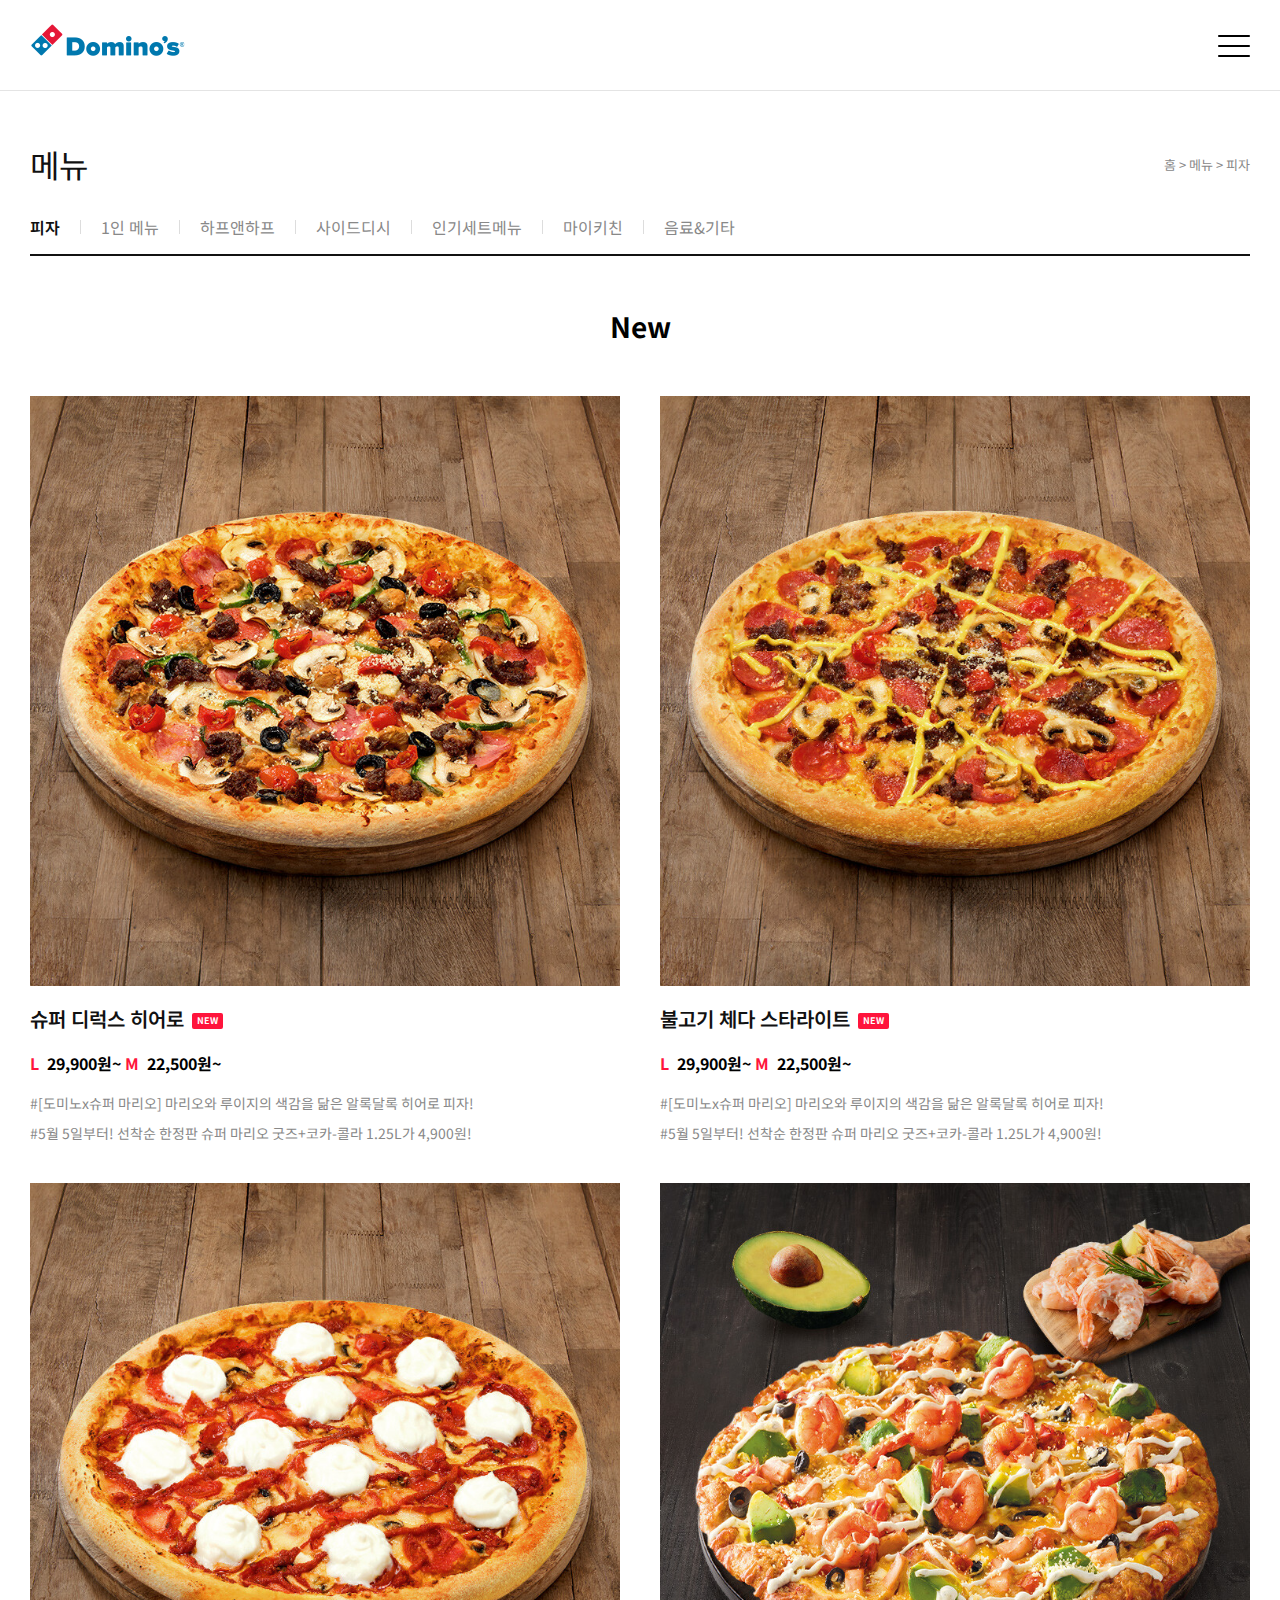
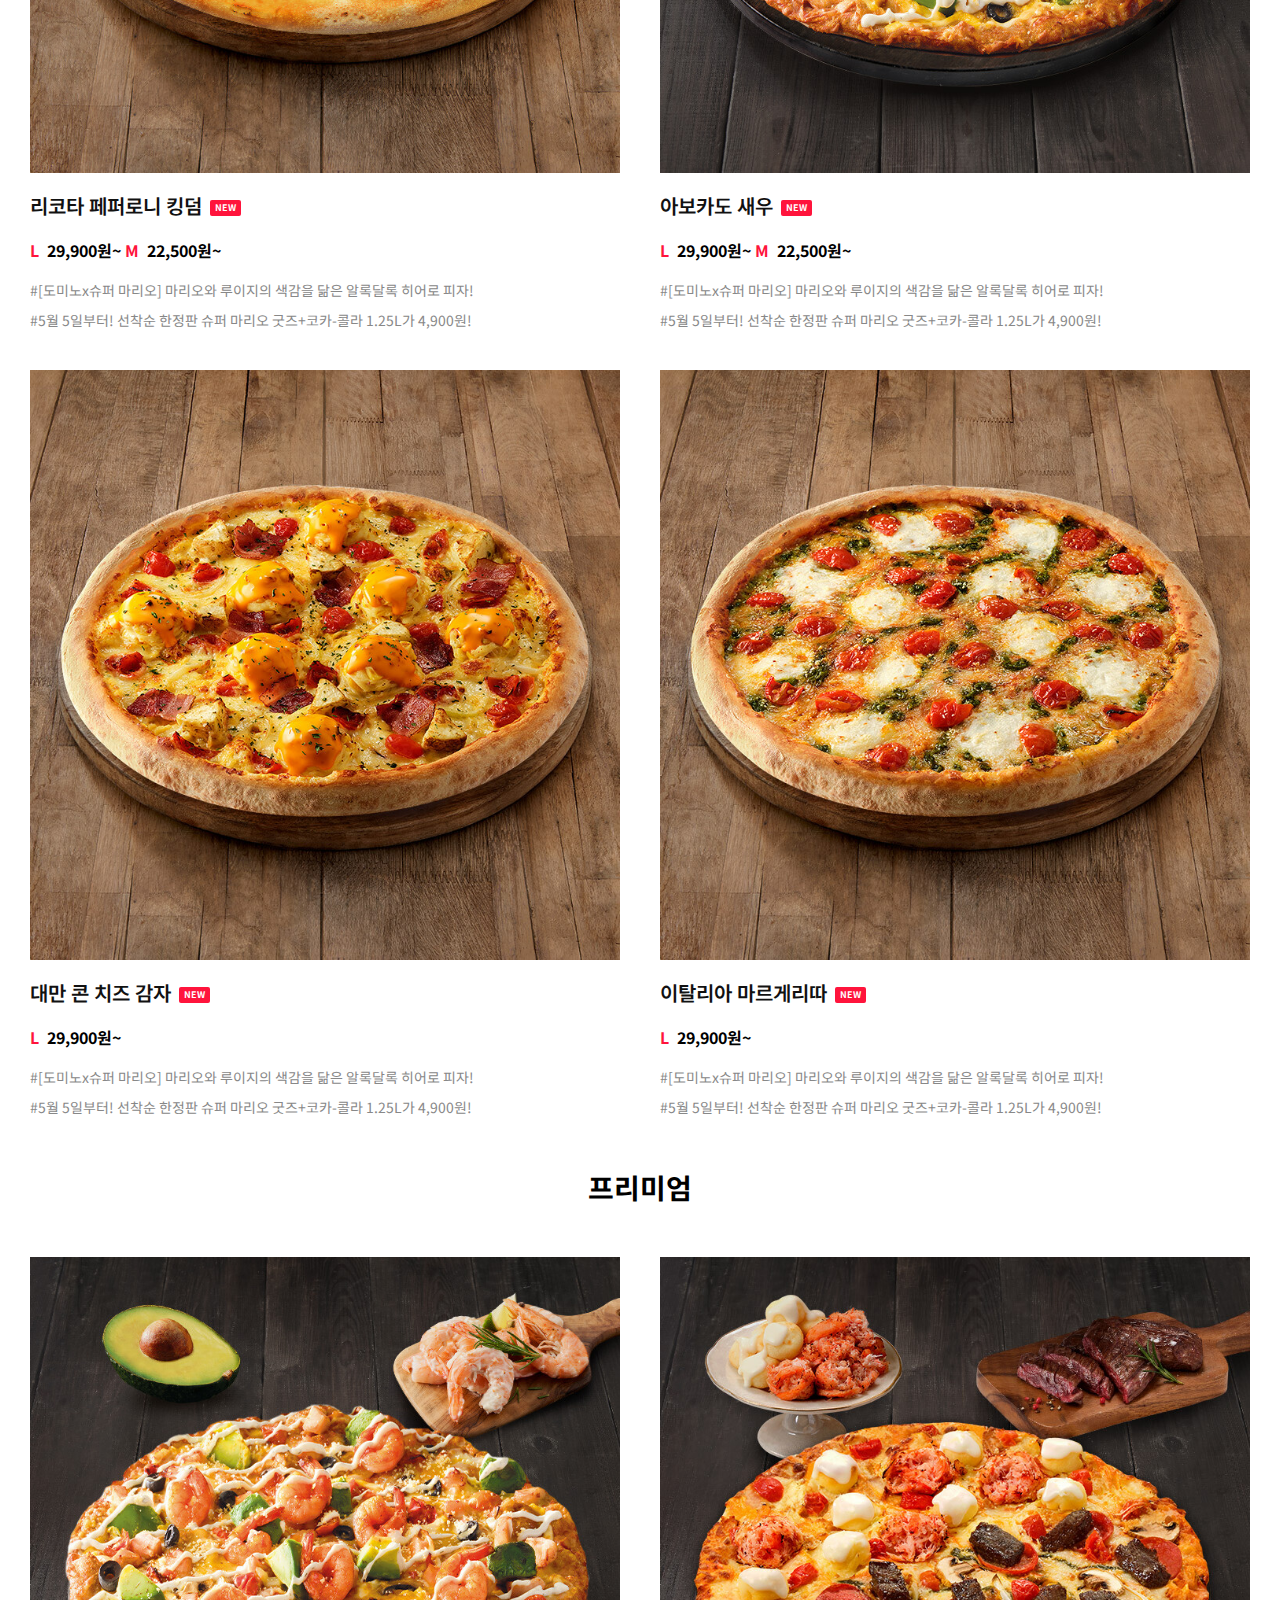
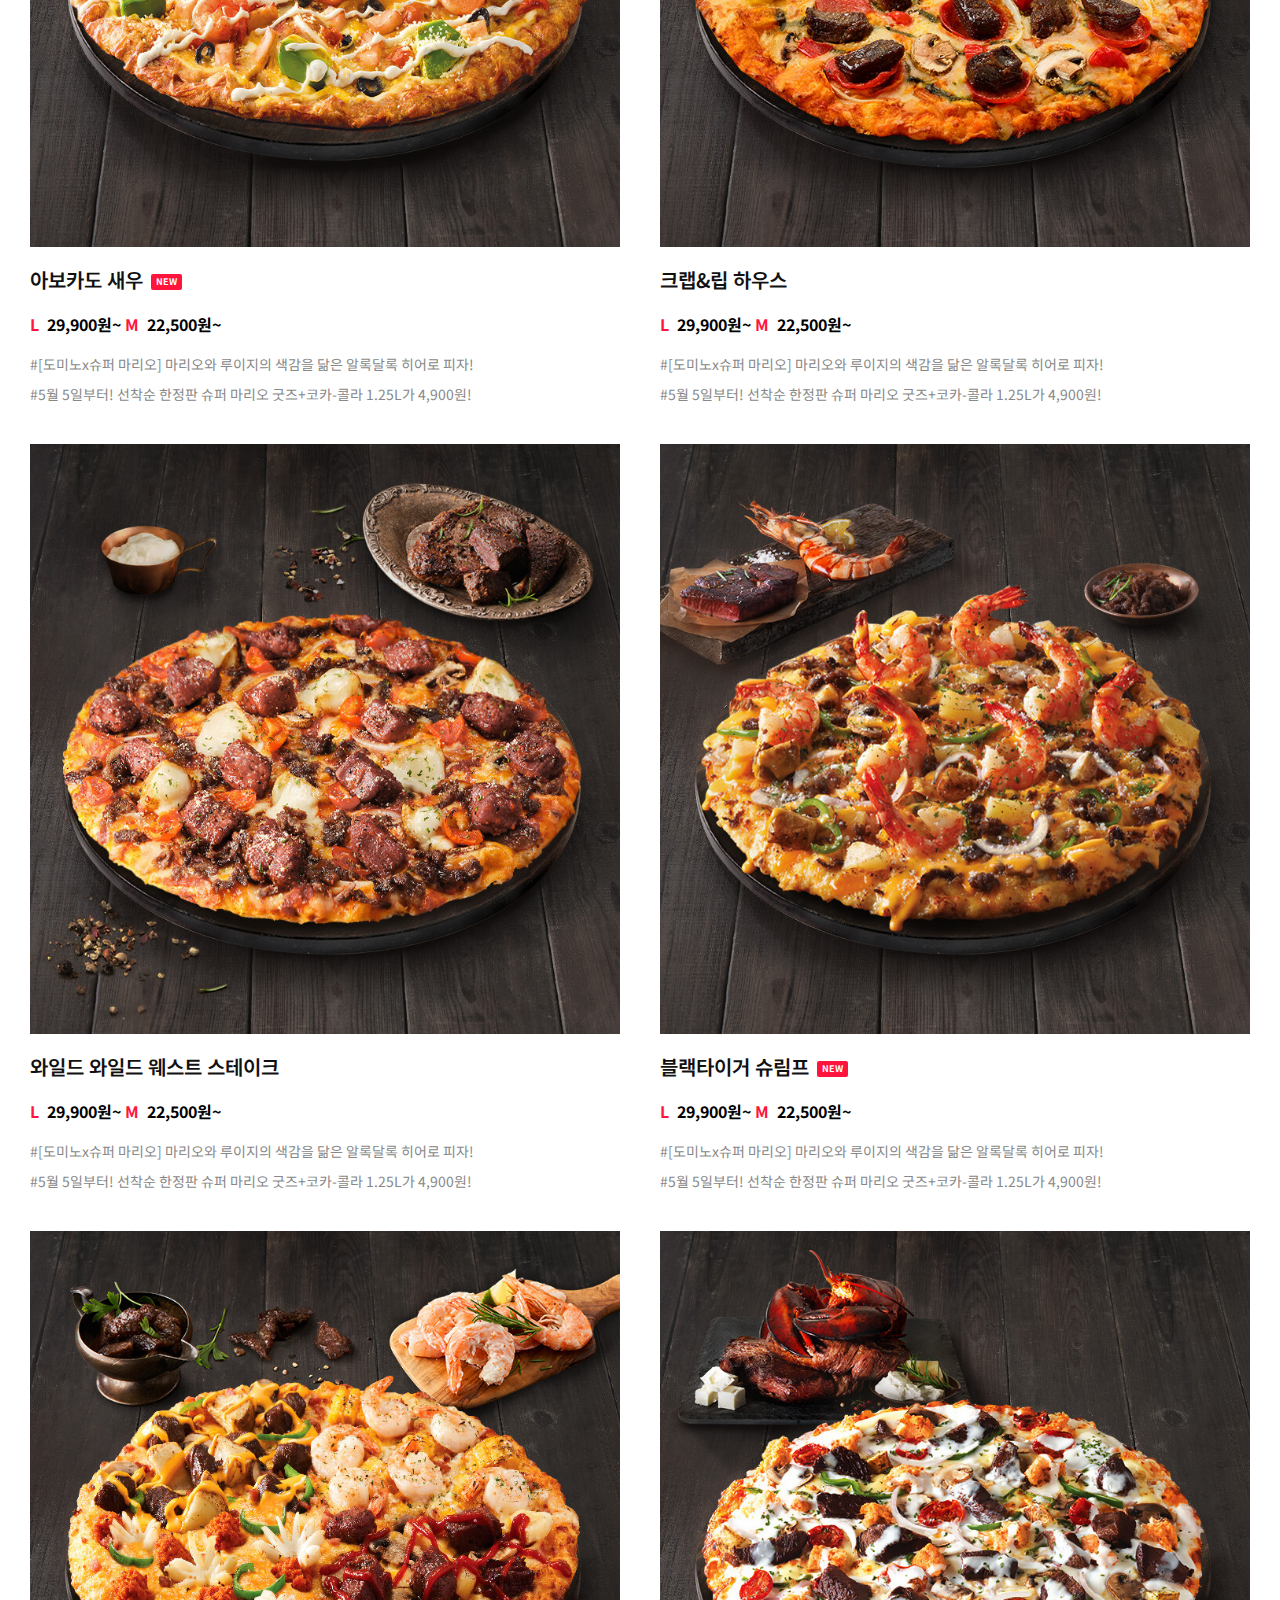
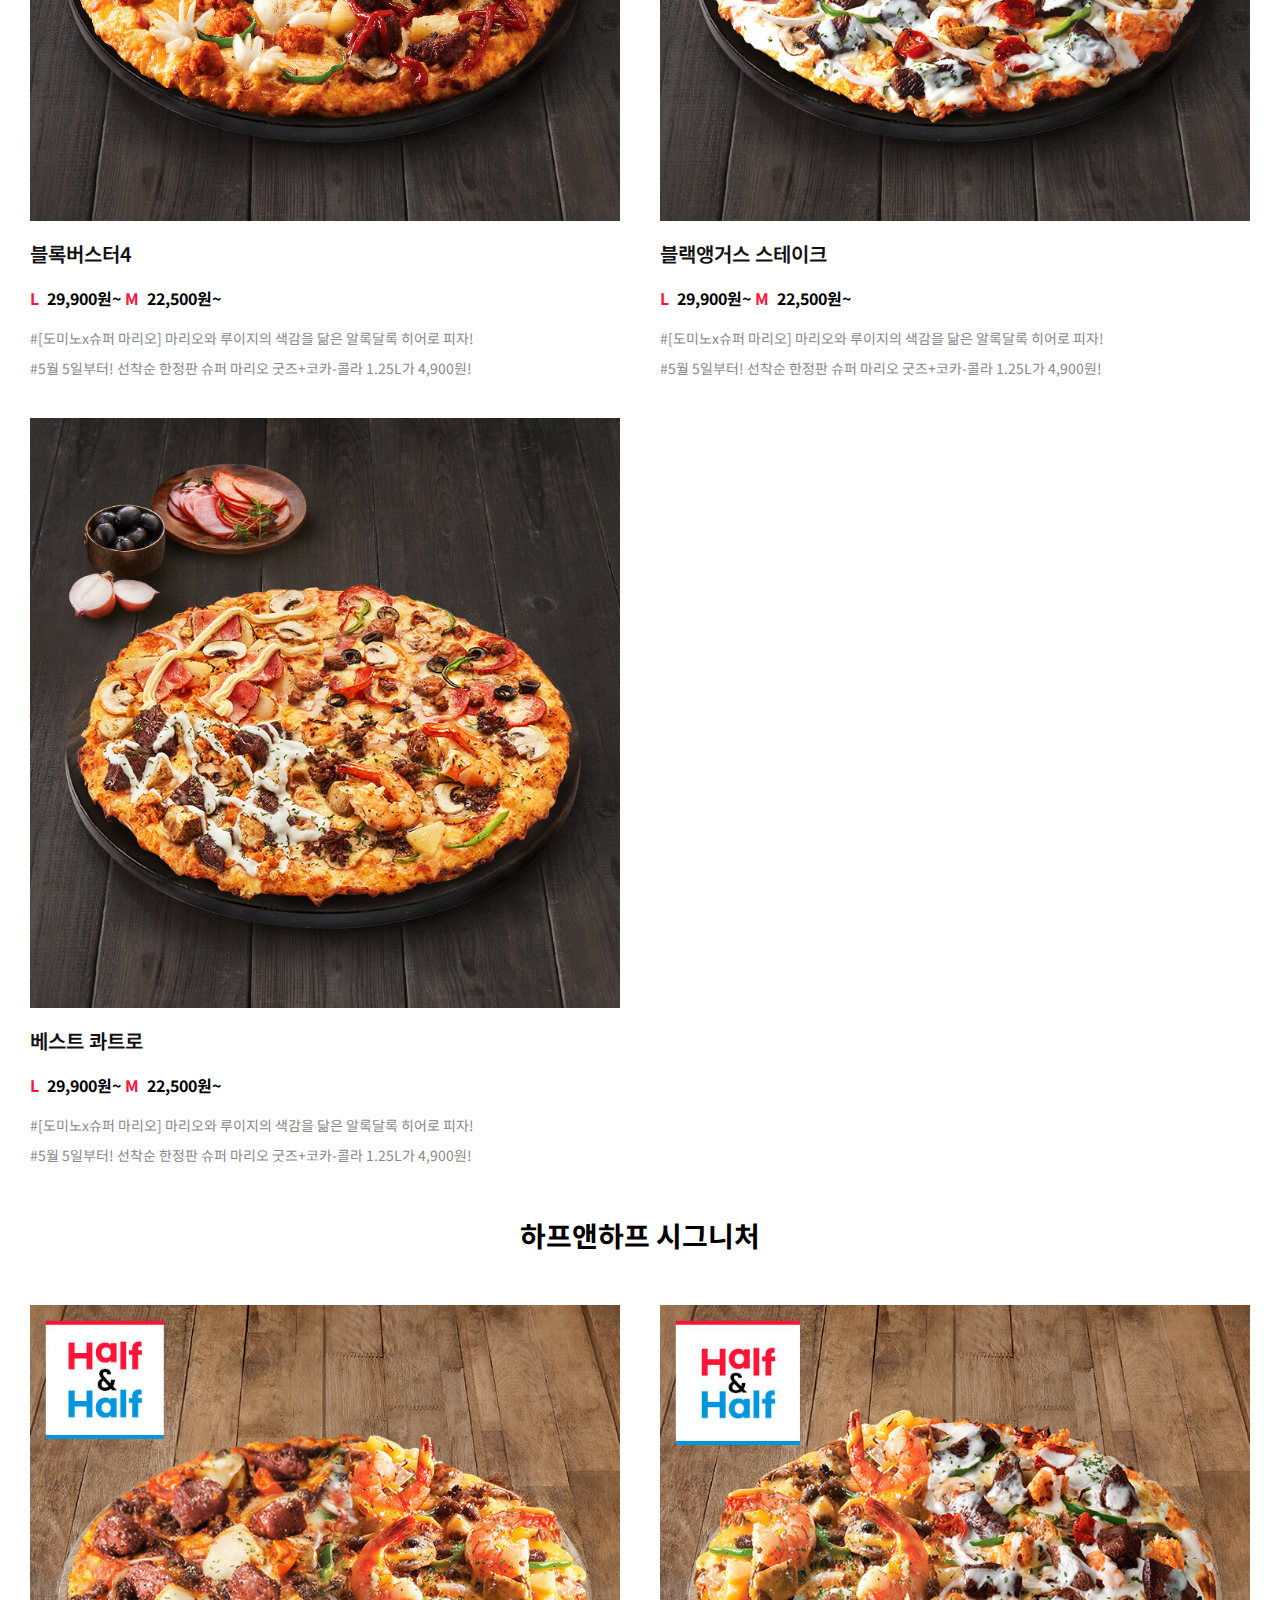
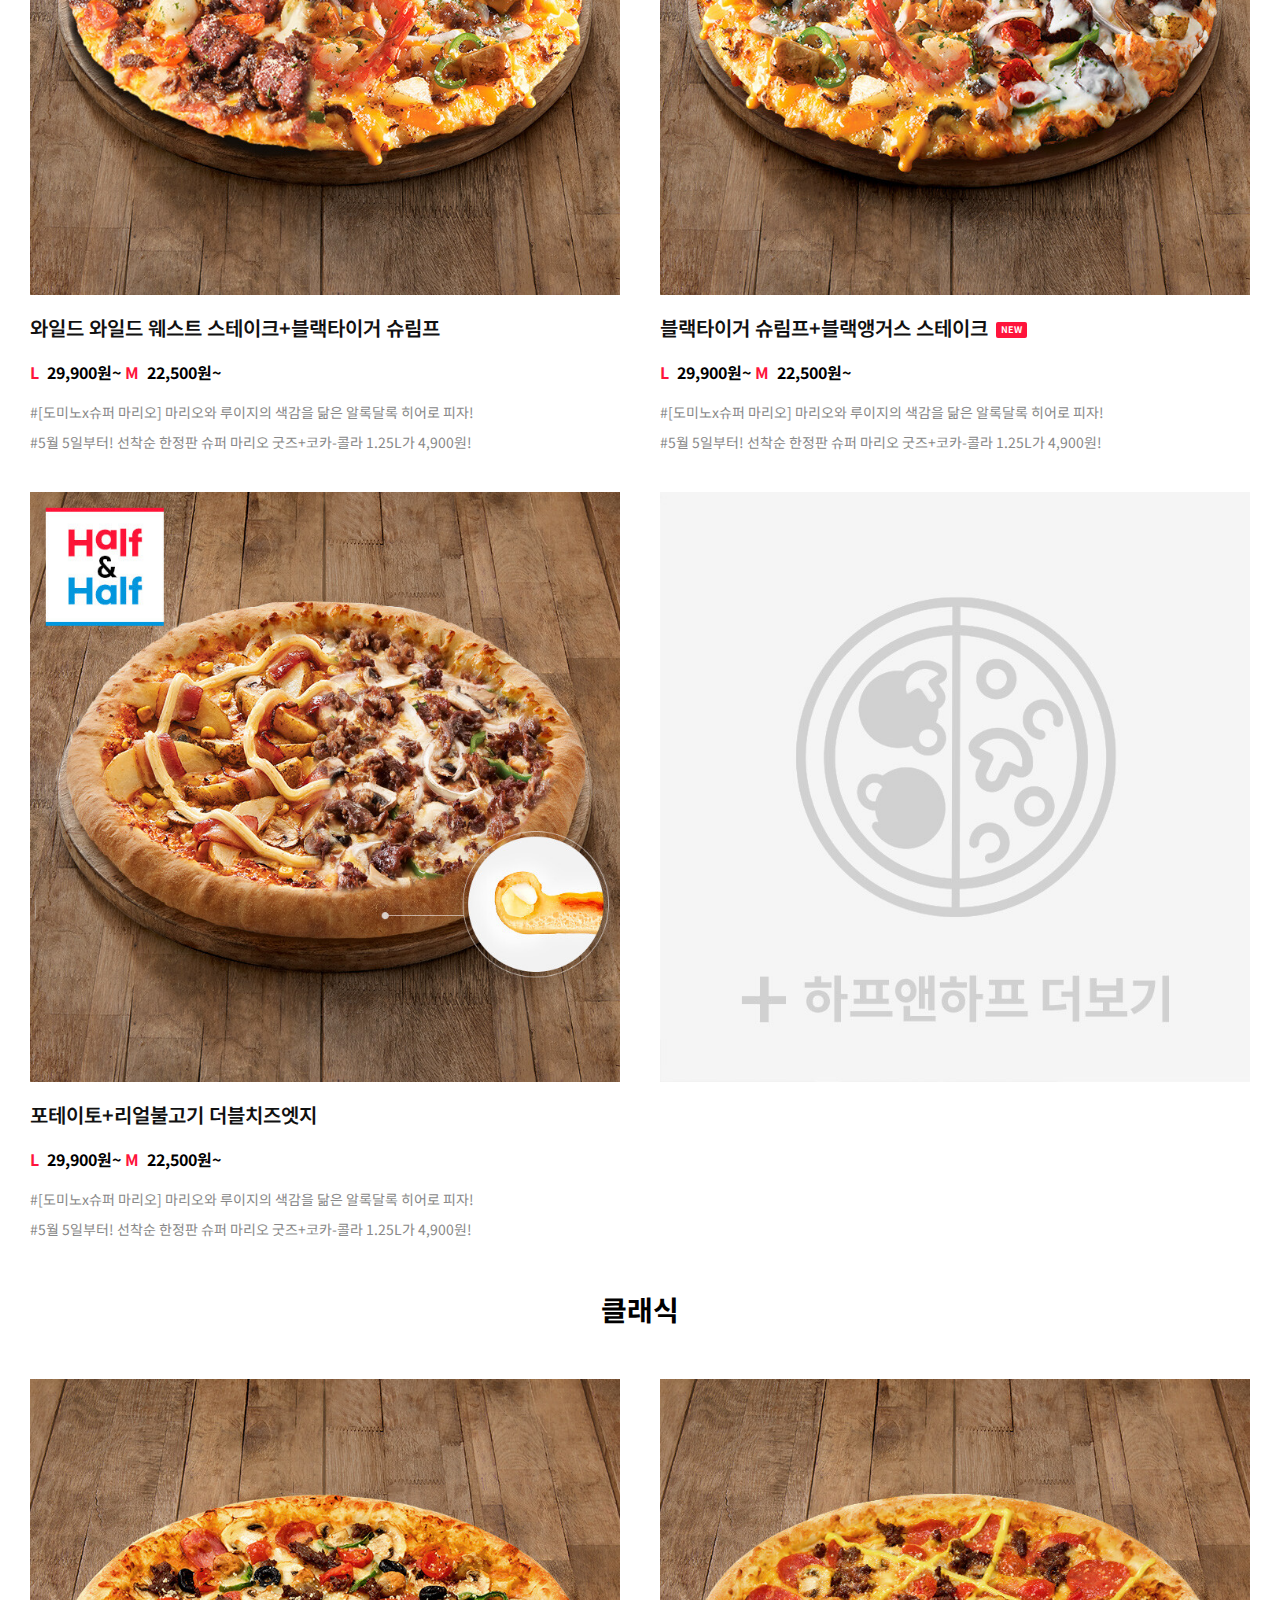
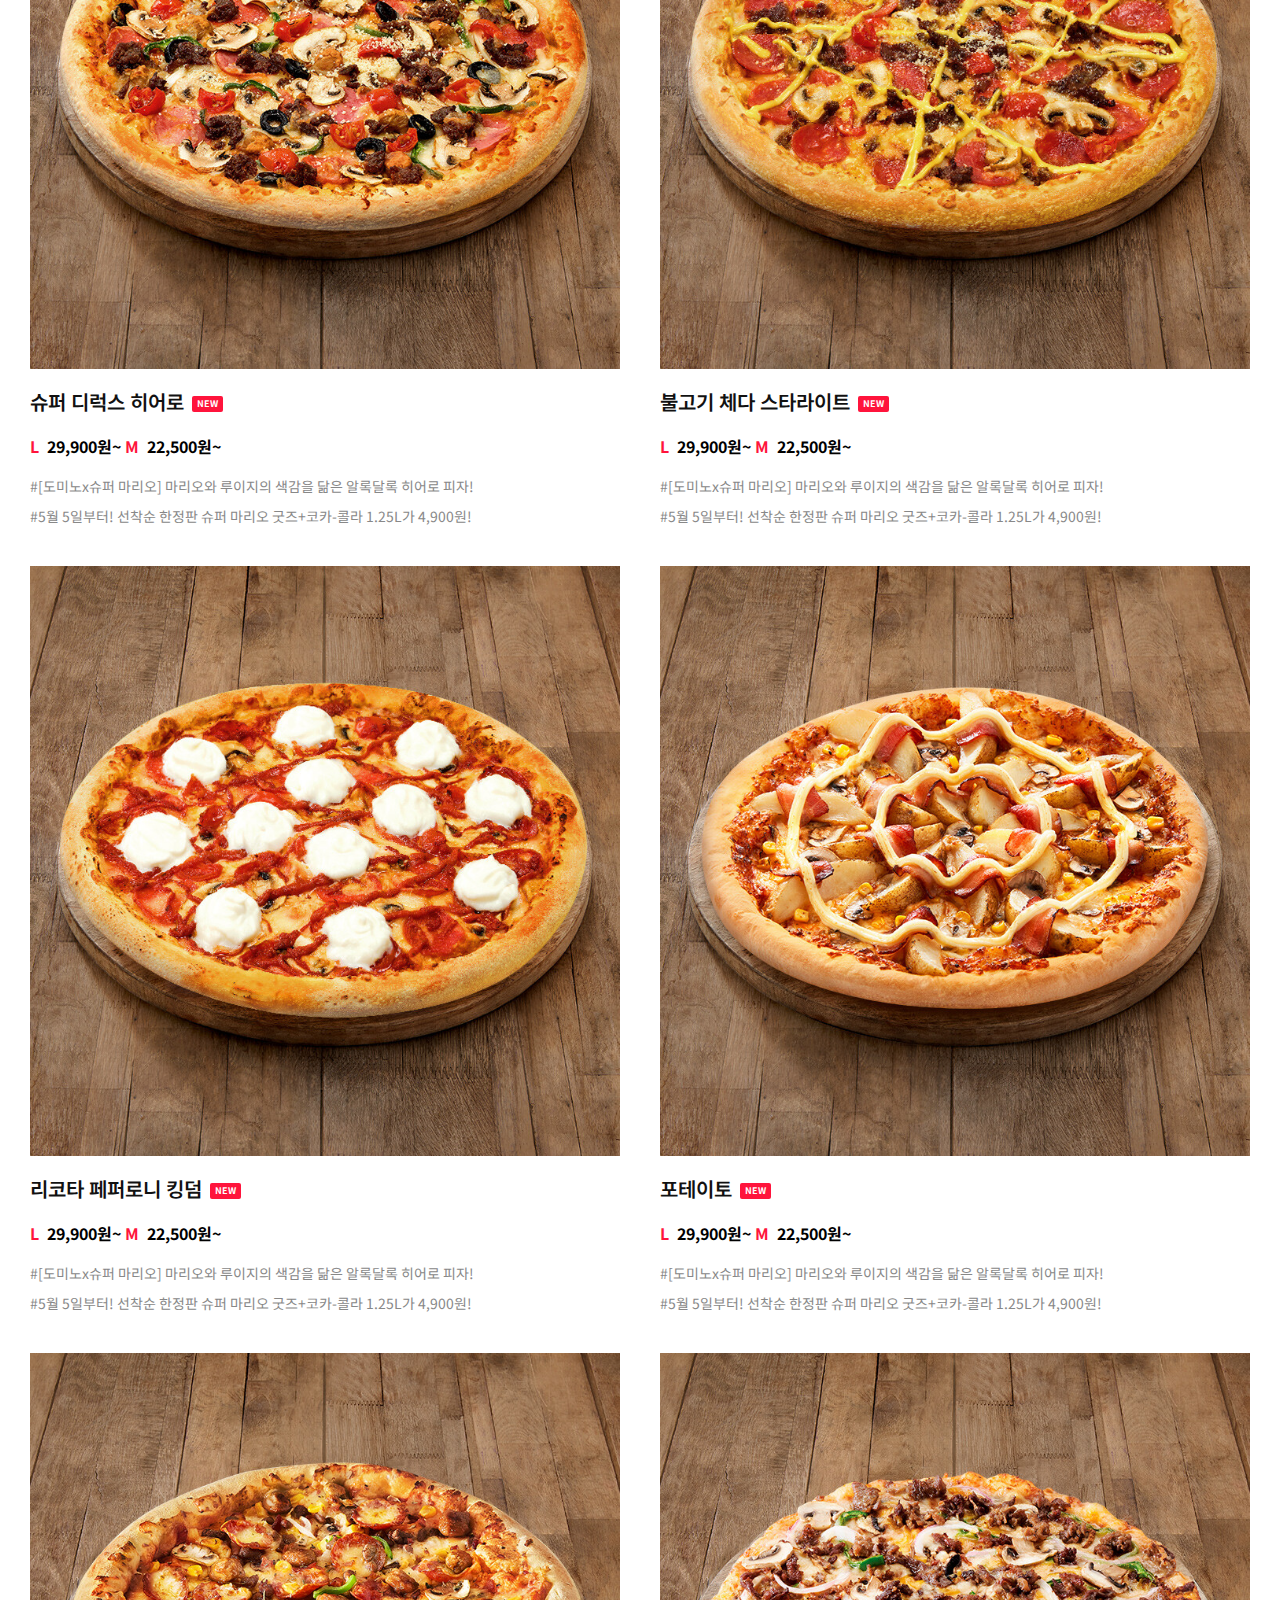
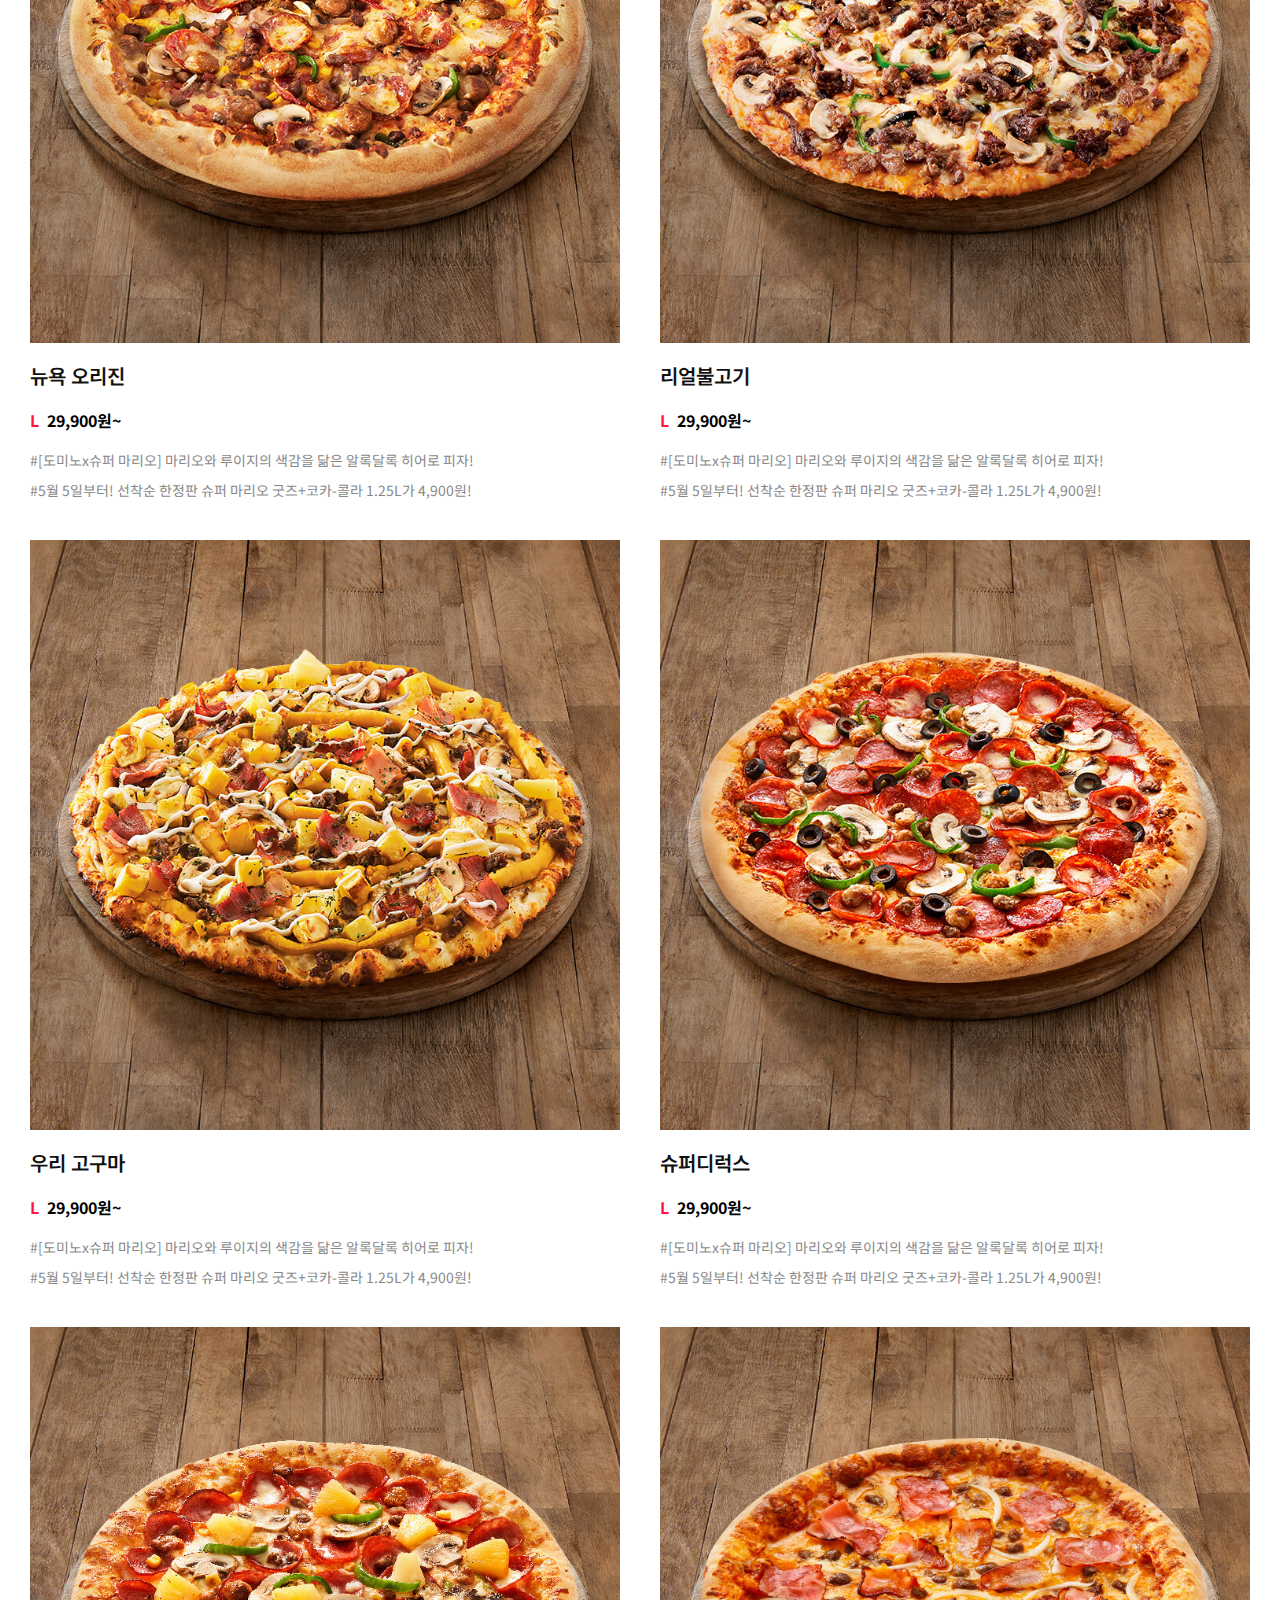
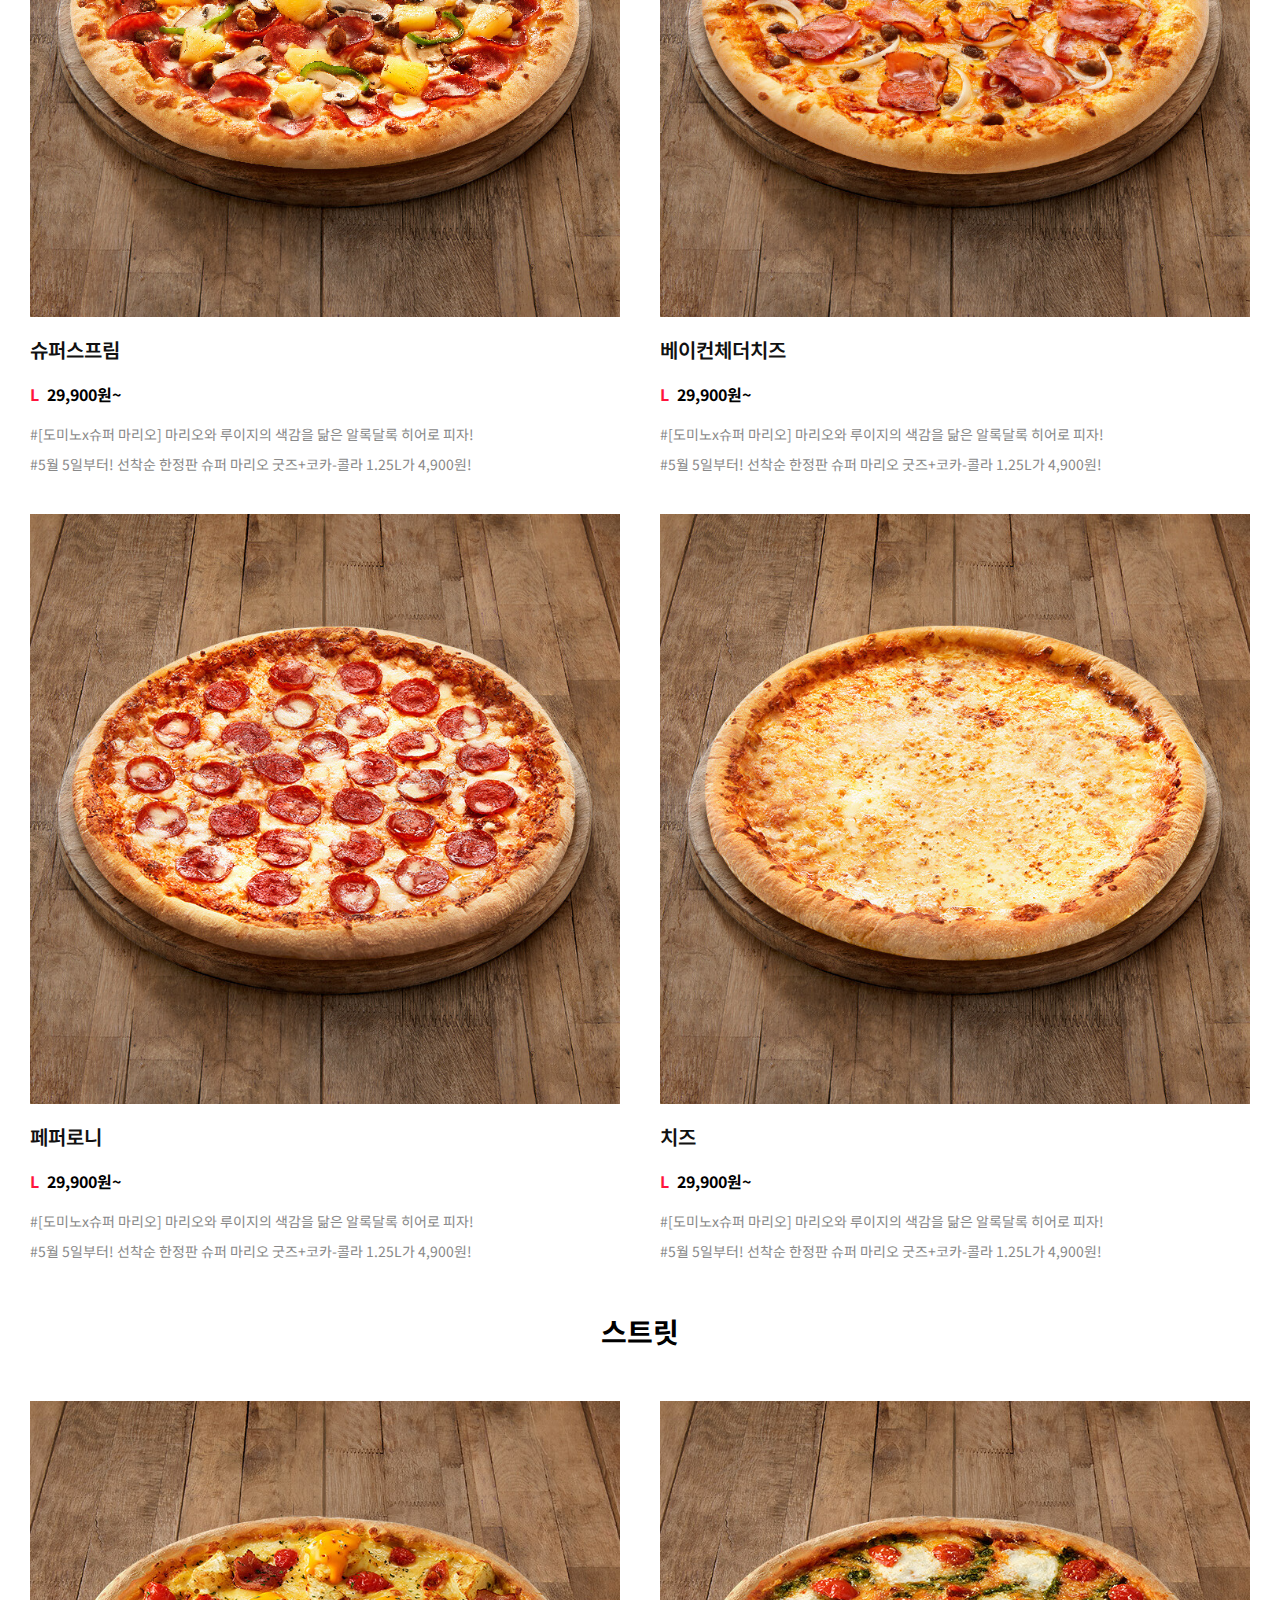
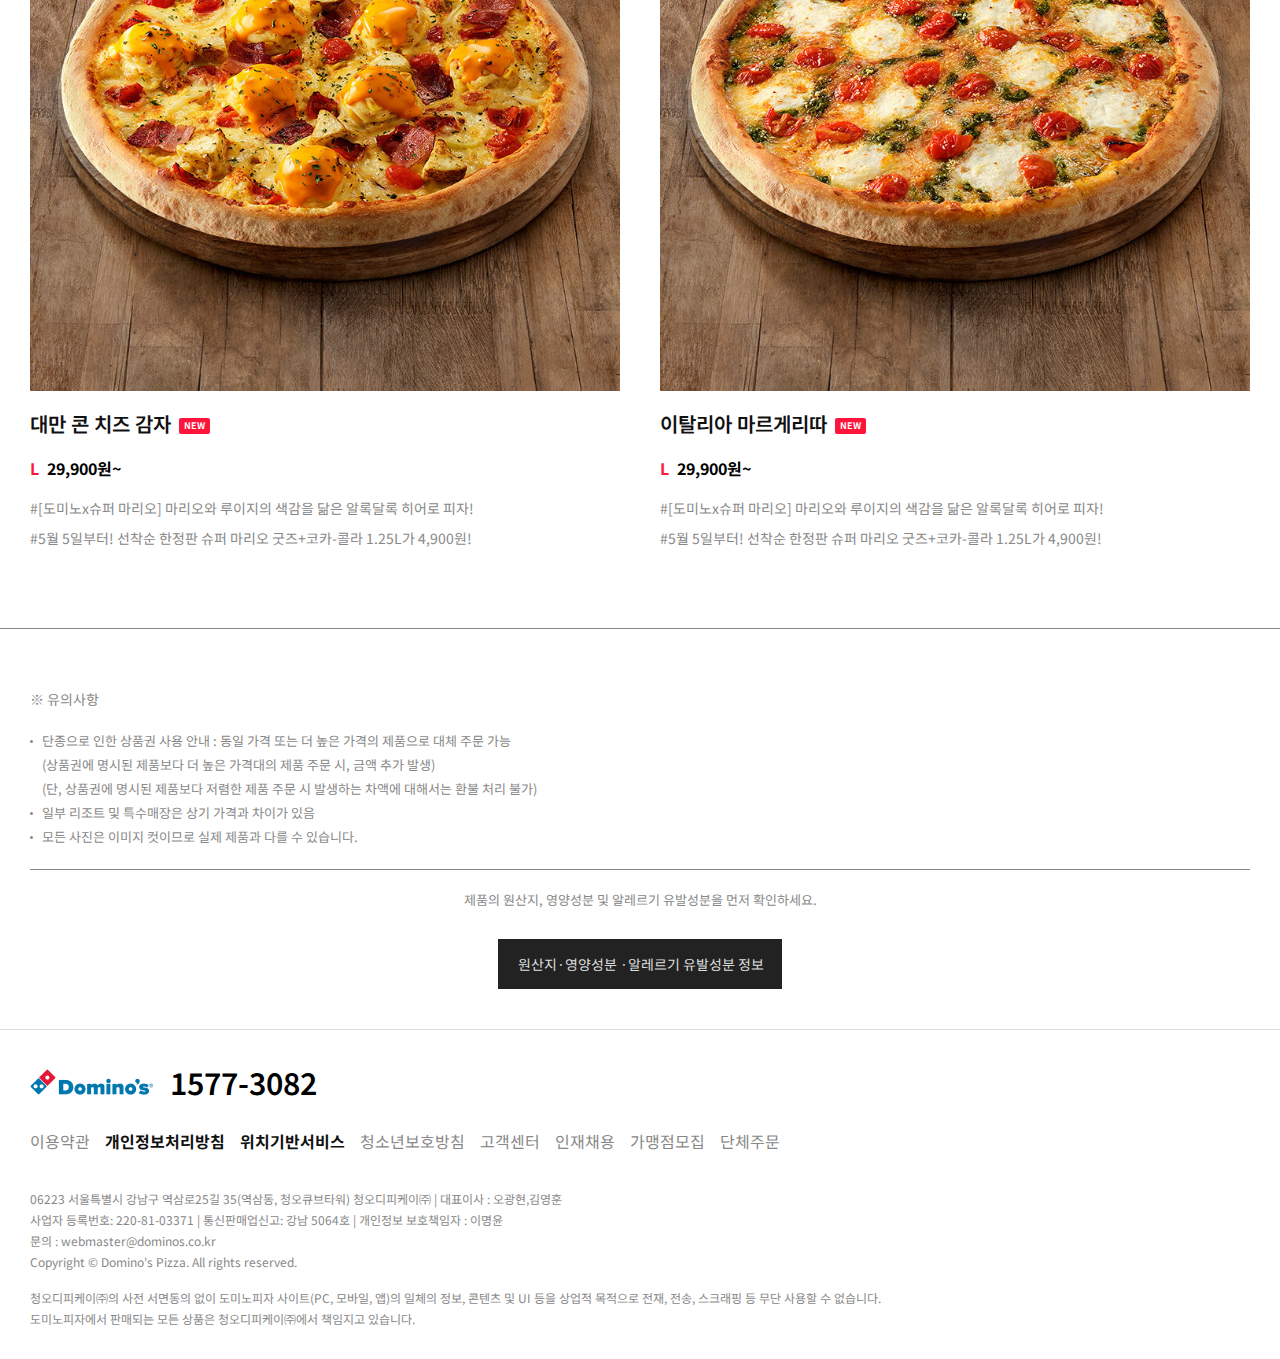
<file: menu.html>
<!DOCTYPE html>
<html lang="en">
  <head>
    <meta charset="UTF-8" />
    <meta http-equiv="X-UA-Compatible" content="IE=edge" />
    <meta name="viewport" content="width=device-width, initial-scale=1.0" />
    <title>슈퍼시드 피자 - 도미노피자</title>
    <link rel="preconnect" href="https://fonts.googleapis.com" />
    <link rel="preconnect" href="https://fonts.gstatic.com" crossorigin />
    <link
      href="https://fonts.googleapis.com/css2?family=Noto+Sans+KR:wght@100;300;400;500;700;900&display=swap"
      rel="stylesheet"
    />
    <link rel="stylesheet" href="./menu.css" />
  </head>
  <body>
    <!-- HEADER -->
    <div id="header">
      <div class="container">
        <a href="./index.html" class="logo" aria-label="도미노피자 로고"></a>

        <button class="btn-toggle-sidebar">
          <img src="./assets/icon_hamburger.png" alt="" />
        </button>

        <ul class="menu-list">
          <li><a href="./menu.html">메뉴</a></li>
          <li><a href="#">e-쿠폰</a></li>
          <li><a href="#">상품권 선물</a></li>
          <li><a href="#">이벤트·제휴</a></li>
          <li><a href="#">매장검색</a></li>
          <li><a href="#">더보기</a></li>
        </ul>

        <div class="right">
          <form action="#">
            <input type="text" placeholder="주소를 입력해주세요" />
          </form>

          <ul class="link-list">
            <li>
              <a href="#">
                <img src="./assets/icon_my.png" alt="" />
              </a>
            </li>
            <li>
              <a href="#">
                <img src="./assets/icon_cart.png" alt="" />
              </a>
            </li>
          </ul>

          <select>
            <option value="">KOR</option>
            <option value="">ENG</option>
          </select>
        </div>
      </div>
    </div>
    <!-- // HEADER -->

    <!-- MAIN -->
    <main id="main">
      <section id="menu">
        <div class="container">
          <div class="header">
            <h2 class="title">메뉴</h2>
            <span class="breadcrumb">홈 > 메뉴 > 피자</span>
          </div>

          <ul class="categories">
            <li class="on"><button>피자</button></li>
            <li><button>1인 메뉴</button></li>
            <li><button>하프앤하프</button></li>
            <li><button>사이드디시</button></li>
            <li><button>인기세트메뉴</button></li>
            <li><button>마이키친</button></li>
            <li><button>음료&기타</button></li>
          </ul>

          <article id="new">
            <h3 class="title">New</h3>
            <ul class="menu">
              <li>
                <a href="#">
                  <img src="./assets/new_pizza_1.jpg" alt="" />
                  <h4 class="name">
                    슈퍼 디럭스 히어로<span class="badge">NEW</span>
                  </h4>
                  <p class="price">
                    <span class="large"
                      ><span class="type">L</span>29,900원~</span
                    >
                    <span class="medium"
                      ><span class="type">M</span>22,500원~</span
                    >
                  </p>
                  <div class="desc">
                    <p>
                      #[도미노x슈퍼 마리오] 마리오와 루이지의 색감을 닮은
                      알록달록 히어로 피자!
                    </p>
                    <p>
                      #5월 5일부터! 선착순 한정판 슈퍼 마리오 굿즈+코카-콜라
                      1.25L가 4,900원!
                    </p>
                  </div>
                </a>
              </li>

              <li>
                <a href="#">
                  <img src="./assets/new_pizza_2.jpg" alt="" />
                  <h4 class="name">
                    불고기 체다 스타라이트<span class="badge">NEW</span>
                  </h4>

                  <p class="price">
                    <span class="large"
                      ><span class="type">L</span>29,900원~</span
                    >
                    <span class="medium"
                      ><span class="type">M</span>22,500원~</span
                    >
                  </p>
                  <div class="desc">
                    <p>
                      #[도미노x슈퍼 마리오] 마리오와 루이지의 색감을 닮은
                      알록달록 히어로 피자!
                    </p>
                    <p>
                      #5월 5일부터! 선착순 한정판 슈퍼 마리오 굿즈+코카-콜라
                      1.25L가 4,900원!
                    </p>
                  </div>
                </a>
              </li>

              <li>
                <a href="#">
                  <img src="./assets/new_pizza_3.jpg" alt="" />
                  <h4 class="name">
                    리코타 페퍼로니 킹덤<span class="badge">NEW</span>
                  </h4>

                  <p class="price">
                    <span class="large"
                      ><span class="type">L</span>29,900원~</span
                    >
                    <span class="medium"
                      ><span class="type">M</span>22,500원~</span
                    >
                  </p>
                  <div class="desc">
                    <p>
                      #[도미노x슈퍼 마리오] 마리오와 루이지의 색감을 닮은
                      알록달록 히어로 피자!
                    </p>
                    <p>
                      #5월 5일부터! 선착순 한정판 슈퍼 마리오 굿즈+코카-콜라
                      1.25L가 4,900원!
                    </p>
                  </div>
                </a>
              </li>

              <li>
                <a href="#">
                  <img src="./assets/new_pizza_4.jpg" alt="" />
                  <h4 class="name">
                    아보카도 새우<span class="badge">NEW</span>
                  </h4>

                  <p class="price">
                    <span class="large"
                      ><span class="type">L</span>29,900원~</span
                    >
                    <span class="medium"
                      ><span class="type">M</span>22,500원~</span
                    >
                  </p>
                  <div class="desc">
                    <p>
                      #[도미노x슈퍼 마리오] 마리오와 루이지의 색감을 닮은
                      알록달록 히어로 피자!
                    </p>
                    <p>
                      #5월 5일부터! 선착순 한정판 슈퍼 마리오 굿즈+코카-콜라
                      1.25L가 4,900원!
                    </p>
                  </div>
                </a>
              </li>

              <li>
                <a href="#">
                  <img src="./assets/new_pizza_5.jpg" alt="" />
                  <h4 class="name">
                    대만 콘 치즈 감자<span class="badge">NEW</span>
                  </h4>

                  <p class="price">
                    <span class="large"
                      ><span class="type">L</span>29,900원~</span
                    >
                  </p>
                  <div class="desc">
                    <p>
                      #[도미노x슈퍼 마리오] 마리오와 루이지의 색감을 닮은
                      알록달록 히어로 피자!
                    </p>
                    <p>
                      #5월 5일부터! 선착순 한정판 슈퍼 마리오 굿즈+코카-콜라
                      1.25L가 4,900원!
                    </p>
                  </div>
                </a>
              </li>

              <li>
                <a href="#">
                  <img src="./assets/new_pizza_6.jpg" alt="" />
                  <h4 class="name">
                    이탈리아 마르게리따<span class="badge">NEW</span>
                  </h4>

                  <p class="price">
                    <span class="large"
                      ><span class="type">L</span>29,900원~</span
                    >
                  </p>
                  <div class="desc">
                    <p>
                      #[도미노x슈퍼 마리오] 마리오와 루이지의 색감을 닮은
                      알록달록 히어로 피자!
                    </p>
                    <p>
                      #5월 5일부터! 선착순 한정판 슈퍼 마리오 굿즈+코카-콜라
                      1.25L가 4,900원!
                    </p>
                  </div>
                </a>
              </li>
            </ul>
          </article>

          <article id="premium">
            <h3 class="title">프리미엄</h3>
            <ul class="menu">
              <li>
                <a href="#">
                  <img src="./assets/premium_1.jpg" alt="" />
                  <h4 class="name">
                    아보카도 새우<span class="badge">NEW</span>
                  </h4>
                  <p class="price">
                    <span class="large"
                      ><span class="type">L</span>29,900원~</span
                    >
                    <span class="medium"
                      ><span class="type">M</span>22,500원~</span
                    >
                  </p>
                  <div class="desc">
                    <p>
                      #[도미노x슈퍼 마리오] 마리오와 루이지의 색감을 닮은
                      알록달록 히어로 피자!
                    </p>
                    <p>
                      #5월 5일부터! 선착순 한정판 슈퍼 마리오 굿즈+코카-콜라
                      1.25L가 4,900원!
                    </p>
                  </div>
                </a>
              </li>

              <li>
                <a href="#">
                  <img src="./assets/premium_2.jpg" alt="" />
                  <h4 class="name">크랩&립 하우스</h4>
                  <p class="price">
                    <span class="large"
                      ><span class="type">L</span>29,900원~</span
                    >
                    <span class="medium"
                      ><span class="type">M</span>22,500원~</span
                    >
                  </p>
                  <div class="desc">
                    <p>
                      #[도미노x슈퍼 마리오] 마리오와 루이지의 색감을 닮은
                      알록달록 히어로 피자!
                    </p>
                    <p>
                      #5월 5일부터! 선착순 한정판 슈퍼 마리오 굿즈+코카-콜라
                      1.25L가 4,900원!
                    </p>
                  </div>
                </a>
              </li>

              <li>
                <a href="#">
                  <img src="./assets/premium_3.jpg" alt="" />
                  <h4 class="name">와일드 와일드 웨스트 스테이크</h4>
                  <p class="price">
                    <span class="large"
                      ><span class="type">L</span>29,900원~</span
                    >
                    <span class="medium"
                      ><span class="type">M</span>22,500원~</span
                    >
                  </p>
                  <div class="desc">
                    <p>
                      #[도미노x슈퍼 마리오] 마리오와 루이지의 색감을 닮은
                      알록달록 히어로 피자!
                    </p>
                    <p>
                      #5월 5일부터! 선착순 한정판 슈퍼 마리오 굿즈+코카-콜라
                      1.25L가 4,900원!
                    </p>
                  </div>
                </a>
              </li>

              <li>
                <a href="#">
                  <img src="./assets/premium_4.jpg" alt="" />
                  <h4 class="name">
                    블랙타이거 슈림프<span class="badge">NEW</span>
                  </h4>
                  <p class="price">
                    <span class="large"
                      ><span class="type">L</span>29,900원~</span
                    >
                    <span class="medium"
                      ><span class="type">M</span>22,500원~</span
                    >
                  </p>
                  <div class="desc">
                    <p>
                      #[도미노x슈퍼 마리오] 마리오와 루이지의 색감을 닮은
                      알록달록 히어로 피자!
                    </p>
                    <p>
                      #5월 5일부터! 선착순 한정판 슈퍼 마리오 굿즈+코카-콜라
                      1.25L가 4,900원!
                    </p>
                  </div>
                </a>
              </li>

              <li>
                <a href="#">
                  <img src="./assets/premium_5.jpg" alt="" />
                  <h4 class="name">블록버스터4</h4>
                  <p class="price">
                    <span class="large"
                      ><span class="type">L</span>29,900원~</span
                    >
                    <span class="medium"
                      ><span class="type">M</span>22,500원~</span
                    >
                  </p>
                  <div class="desc">
                    <p>
                      #[도미노x슈퍼 마리오] 마리오와 루이지의 색감을 닮은
                      알록달록 히어로 피자!
                    </p>
                    <p>
                      #5월 5일부터! 선착순 한정판 슈퍼 마리오 굿즈+코카-콜라
                      1.25L가 4,900원!
                    </p>
                  </div>
                </a>
              </li>

              <li>
                <a href="#">
                  <img src="./assets/premium_6.jpg" alt="" />
                  <h4 class="name">블랙앵거스 스테이크</h4>
                  <p class="price">
                    <span class="large"
                      ><span class="type">L</span>29,900원~</span
                    >
                    <span class="medium"
                      ><span class="type">M</span>22,500원~</span
                    >
                  </p>
                  <div class="desc">
                    <p>
                      #[도미노x슈퍼 마리오] 마리오와 루이지의 색감을 닮은
                      알록달록 히어로 피자!
                    </p>
                    <p>
                      #5월 5일부터! 선착순 한정판 슈퍼 마리오 굿즈+코카-콜라
                      1.25L가 4,900원!
                    </p>
                  </div>
                </a>
              </li>

              <li>
                <a href="#">
                  <img src="./assets/premium_7.jpg" alt="" />
                  <h4 class="name">베스트 콰트로</h4>
                  <p class="price">
                    <span class="large"
                      ><span class="type">L</span>29,900원~</span
                    >
                    <span class="medium"
                      ><span class="type">M</span>22,500원~</span
                    >
                  </p>
                  <div class="desc">
                    <p>
                      #[도미노x슈퍼 마리오] 마리오와 루이지의 색감을 닮은
                      알록달록 히어로 피자!
                    </p>
                    <p>
                      #5월 5일부터! 선착순 한정판 슈퍼 마리오 굿즈+코카-콜라
                      1.25L가 4,900원!
                    </p>
                  </div>
                </a>
              </li>
            </ul>
          </article>

          <article id="signature">
            <h3 class="title">하프앤하프 시그니처</h3>
            <ul class="menu">
              <li>
                <a href="#">
                  <img src="./assets/signature_1.jpg" alt="" />
                  <h4 class="name">
                    와일드 와일드 웨스트 스테이크+블랙타이거 슈림프
                  </h4>
                  <p class="price">
                    <span class="large"
                      ><span class="type">L</span>29,900원~</span
                    >
                    <span class="medium"
                      ><span class="type">M</span>22,500원~</span
                    >
                  </p>
                  <div class="desc">
                    <p>
                      #[도미노x슈퍼 마리오] 마리오와 루이지의 색감을 닮은
                      알록달록 히어로 피자!
                    </p>
                    <p>
                      #5월 5일부터! 선착순 한정판 슈퍼 마리오 굿즈+코카-콜라
                      1.25L가 4,900원!
                    </p>
                  </div>
                </a>
              </li>

              <li>
                <a href="#">
                  <img src="./assets/signature_2.jpg" alt="" />
                  <h4 class="name">
                    블랙타이거 슈림프+블랙앵거스 스테이크<span class="badge"
                      >NEW</span
                    >
                  </h4>
                  <p class="price">
                    <span class="large"
                      ><span class="type">L</span>29,900원~</span
                    >
                    <span class="medium"
                      ><span class="type">M</span>22,500원~</span
                    >
                  </p>
                  <div class="desc">
                    <p>
                      #[도미노x슈퍼 마리오] 마리오와 루이지의 색감을 닮은
                      알록달록 히어로 피자!
                    </p>
                    <p>
                      #5월 5일부터! 선착순 한정판 슈퍼 마리오 굿즈+코카-콜라
                      1.25L가 4,900원!
                    </p>
                  </div>
                </a>
              </li>

              <li>
                <a href="#">
                  <img src="./assets/signature_3.jpg" alt="" />
                  <h4 class="name">포테이토+리얼불고기 더블치즈엣지</h4>
                  <p class="price">
                    <span class="large"
                      ><span class="type">L</span>29,900원~</span
                    >
                    <span class="medium"
                      ><span class="type">M</span>22,500원~</span
                    >
                  </p>
                  <div class="desc">
                    <p>
                      #[도미노x슈퍼 마리오] 마리오와 루이지의 색감을 닮은
                      알록달록 히어로 피자!
                    </p>
                    <p>
                      #5월 5일부터! 선착순 한정판 슈퍼 마리오 굿즈+코카-콜라
                      1.25L가 4,900원!
                    </p>
                  </div>
                </a>
              </li>

              <li>
                <a href="#">
                  <img src="./assets/signature_4.jpg" alt="" />
                </a>
              </li>
            </ul>
          </article>

          <article id="classic">
            <h3 class="title">클래식</h3>
            <ul class="menu">
              <li>
                <a href="#">
                  <img src="./assets/classic_1.jpg" alt="" />
                  <h4 class="name">
                    슈퍼 디럭스 히어로<span class="badge">NEW</span>
                  </h4>
                  <p class="price">
                    <span class="large"
                      ><span class="type">L</span>29,900원~</span
                    >
                    <span class="medium"
                      ><span class="type">M</span>22,500원~</span
                    >
                  </p>
                  <div class="desc">
                    <p>
                      #[도미노x슈퍼 마리오] 마리오와 루이지의 색감을 닮은
                      알록달록 히어로 피자!
                    </p>
                    <p>
                      #5월 5일부터! 선착순 한정판 슈퍼 마리오 굿즈+코카-콜라
                      1.25L가 4,900원!
                    </p>
                  </div>
                </a>
              </li>

              <li>
                <a href="#">
                  <img src="./assets/classic_2.jpg" alt="" />
                  <h4 class="name">
                    불고기 체다 스타라이트<span class="badge">NEW</span>
                  </h4>

                  <p class="price">
                    <span class="large"
                      ><span class="type">L</span>29,900원~</span
                    >
                    <span class="medium"
                      ><span class="type">M</span>22,500원~</span
                    >
                  </p>
                  <div class="desc">
                    <p>
                      #[도미노x슈퍼 마리오] 마리오와 루이지의 색감을 닮은
                      알록달록 히어로 피자!
                    </p>
                    <p>
                      #5월 5일부터! 선착순 한정판 슈퍼 마리오 굿즈+코카-콜라
                      1.25L가 4,900원!
                    </p>
                  </div>
                </a>
              </li>

              <li>
                <a href="#">
                  <img src="./assets/classic_3.jpg" alt="" />
                  <h4 class="name">
                    리코타 페퍼로니 킹덤<span class="badge">NEW</span>
                  </h4>

                  <p class="price">
                    <span class="large"
                      ><span class="type">L</span>29,900원~</span
                    >
                    <span class="medium"
                      ><span class="type">M</span>22,500원~</span
                    >
                  </p>
                  <div class="desc">
                    <p>
                      #[도미노x슈퍼 마리오] 마리오와 루이지의 색감을 닮은
                      알록달록 히어로 피자!
                    </p>
                    <p>
                      #5월 5일부터! 선착순 한정판 슈퍼 마리오 굿즈+코카-콜라
                      1.25L가 4,900원!
                    </p>
                  </div>
                </a>
              </li>

              <li>
                <a href="#">
                  <img src="./assets/classic_4.jpg" alt="" />
                  <h4 class="name">포테이토<span class="badge">NEW</span></h4>

                  <p class="price">
                    <span class="large"
                      ><span class="type">L</span>29,900원~</span
                    >
                    <span class="medium"
                      ><span class="type">M</span>22,500원~</span
                    >
                  </p>
                  <div class="desc">
                    <p>
                      #[도미노x슈퍼 마리오] 마리오와 루이지의 색감을 닮은
                      알록달록 히어로 피자!
                    </p>
                    <p>
                      #5월 5일부터! 선착순 한정판 슈퍼 마리오 굿즈+코카-콜라
                      1.25L가 4,900원!
                    </p>
                  </div>
                </a>
              </li>

              <li>
                <a href="#">
                  <img src="./assets/classic_5.jpg" alt="" />
                  <h4 class="name">뉴욕 오리진</h4>

                  <p class="price">
                    <span class="large"
                      ><span class="type">L</span>29,900원~</span
                    >
                  </p>
                  <div class="desc">
                    <p>
                      #[도미노x슈퍼 마리오] 마리오와 루이지의 색감을 닮은
                      알록달록 히어로 피자!
                    </p>
                    <p>
                      #5월 5일부터! 선착순 한정판 슈퍼 마리오 굿즈+코카-콜라
                      1.25L가 4,900원!
                    </p>
                  </div>
                </a>
              </li>

              <li>
                <a href="#">
                  <img src="./assets/classic_6.jpg" alt="" />
                  <h4 class="name">리얼불고기</h4>

                  <p class="price">
                    <span class="large"
                      ><span class="type">L</span>29,900원~</span
                    >
                  </p>
                  <div class="desc">
                    <p>
                      #[도미노x슈퍼 마리오] 마리오와 루이지의 색감을 닮은
                      알록달록 히어로 피자!
                    </p>
                    <p>
                      #5월 5일부터! 선착순 한정판 슈퍼 마리오 굿즈+코카-콜라
                      1.25L가 4,900원!
                    </p>
                  </div>
                </a>
              </li>

              <li>
                <a href="#">
                  <img src="./assets/classic_7.jpg" alt="" />
                  <h4 class="name">우리 고구마</h4>

                  <p class="price">
                    <span class="large"
                      ><span class="type">L</span>29,900원~</span
                    >
                  </p>
                  <div class="desc">
                    <p>
                      #[도미노x슈퍼 마리오] 마리오와 루이지의 색감을 닮은
                      알록달록 히어로 피자!
                    </p>
                    <p>
                      #5월 5일부터! 선착순 한정판 슈퍼 마리오 굿즈+코카-콜라
                      1.25L가 4,900원!
                    </p>
                  </div>
                </a>
              </li>

              <li>
                <a href="#">
                  <img src="./assets/classic_8.jpg" alt="" />
                  <h4 class="name">슈퍼디럭스</h4>

                  <p class="price">
                    <span class="large"
                      ><span class="type">L</span>29,900원~</span
                    >
                  </p>
                  <div class="desc">
                    <p>
                      #[도미노x슈퍼 마리오] 마리오와 루이지의 색감을 닮은
                      알록달록 히어로 피자!
                    </p>
                    <p>
                      #5월 5일부터! 선착순 한정판 슈퍼 마리오 굿즈+코카-콜라
                      1.25L가 4,900원!
                    </p>
                  </div>
                </a>
              </li>

              <li>
                <a href="#">
                  <img src="./assets/classic_9.jpg" alt="" />
                  <h4 class="name">슈퍼스프림</h4>

                  <p class="price">
                    <span class="large"
                      ><span class="type">L</span>29,900원~</span
                    >
                  </p>
                  <div class="desc">
                    <p>
                      #[도미노x슈퍼 마리오] 마리오와 루이지의 색감을 닮은
                      알록달록 히어로 피자!
                    </p>
                    <p>
                      #5월 5일부터! 선착순 한정판 슈퍼 마리오 굿즈+코카-콜라
                      1.25L가 4,900원!
                    </p>
                  </div>
                </a>
              </li>

              <li>
                <a href="#">
                  <img src="./assets/classic_10.jpg" alt="" />
                  <h4 class="name">베이컨체더치즈</h4>

                  <p class="price">
                    <span class="large"
                      ><span class="type">L</span>29,900원~</span
                    >
                  </p>
                  <div class="desc">
                    <p>
                      #[도미노x슈퍼 마리오] 마리오와 루이지의 색감을 닮은
                      알록달록 히어로 피자!
                    </p>
                    <p>
                      #5월 5일부터! 선착순 한정판 슈퍼 마리오 굿즈+코카-콜라
                      1.25L가 4,900원!
                    </p>
                  </div>
                </a>
              </li>

              <li>
                <a href="#">
                  <img src="./assets/classic_11.jpg" alt="" />
                  <h4 class="name">페퍼로니</h4>

                  <p class="price">
                    <span class="large"
                      ><span class="type">L</span>29,900원~</span
                    >
                  </p>
                  <div class="desc">
                    <p>
                      #[도미노x슈퍼 마리오] 마리오와 루이지의 색감을 닮은
                      알록달록 히어로 피자!
                    </p>
                    <p>
                      #5월 5일부터! 선착순 한정판 슈퍼 마리오 굿즈+코카-콜라
                      1.25L가 4,900원!
                    </p>
                  </div>
                </a>
              </li>

              <li>
                <a href="#">
                  <img src="./assets/classic_12.jpg" alt="" />
                  <h4 class="name">치즈</h4>

                  <p class="price">
                    <span class="large"
                      ><span class="type">L</span>29,900원~</span
                    >
                  </p>
                  <div class="desc">
                    <p>
                      #[도미노x슈퍼 마리오] 마리오와 루이지의 색감을 닮은
                      알록달록 히어로 피자!
                    </p>
                    <p>
                      #5월 5일부터! 선착순 한정판 슈퍼 마리오 굿즈+코카-콜라
                      1.25L가 4,900원!
                    </p>
                  </div>
                </a>
              </li>
            </ul>
          </article>

          <article id="street">
            <h3 class="title">스트릿</h3>
            <ul class="menu">
              <li>
                <a href="#">
                  <img src="./assets/street_1.jpg" alt="" />
                  <h4 class="name">
                    대만 콘 치즈 감자<span class="badge">NEW</span>
                  </h4>
                  <p class="price">
                    <span class="large"
                      ><span class="type">L</span>29,900원~</span
                    >
                  </p>
                  <div class="desc">
                    <p>
                      #[도미노x슈퍼 마리오] 마리오와 루이지의 색감을 닮은
                      알록달록 히어로 피자!
                    </p>
                    <p>
                      #5월 5일부터! 선착순 한정판 슈퍼 마리오 굿즈+코카-콜라
                      1.25L가 4,900원!
                    </p>
                  </div>
                </a>
              </li>

              <li>
                <a href="#">
                  <img src="./assets/street_2.jpg" alt="" />
                  <h4 class="name">
                    이탈리아 마르게리따<span class="badge">NEW</span>
                  </h4>

                  <p class="price">
                    <span class="large"
                      ><span class="type">L</span>29,900원~</span
                    >
                  </p>
                  <div class="desc">
                    <p>
                      #[도미노x슈퍼 마리오] 마리오와 루이지의 색감을 닮은
                      알록달록 히어로 피자!
                    </p>
                    <p>
                      #5월 5일부터! 선착순 한정판 슈퍼 마리오 굿즈+코카-콜라
                      1.25L가 4,900원!
                    </p>
                  </div>
                </a>
              </li>
            </ul>
          </article>
        </div>
      </section>

      <section id="info">
        <div class="container">
          <div class="left">
            <h2 class="title">※ 유의사항</h2>
            <ul>
              <li>
                단종으로 인한 상품권 사용 안내 : 동일 가격 또는 더 높은 가격의
                제품으로 대체 주문 가능<br />
                (상품권에 명시된 제품보다 더 높은 가격대의 제품 주문 시, 금액
                추가 발생)<br />
                (단, 상품권에 명시된 제품보다 저렴한 제품 주문 시 발생하는
                차액에 대해서는 환불 처리 불가)
              </li>
              <li>일부 리조트 및 특수매장은 상기 가격과 차이가 있음</li>
              <li>모든 사진은 이미지 컷이므로 실제 제품과 다를 수 있습니다.</li>
            </ul>
          </div>
          <div class="right">
            <p>
              제품의 원산지, 영양성분 및 알레르기 유발성분을 먼저 확인하세요.
            </p>
            <a href="#">원산지·영양성분 ·알레르기 유발성분 정보</a>
          </div>
        </div>
      </section>
    </main>
    <!-- // MAIN -->

    <!-- FOOTER -->
    <div id="footer">
      <div class="footer-top">
        <div class="container">
          <a href="./index.html" class="logo"></a>
          <span class="phone">1577-3082</span>

          <ul>
            <li><a href="#">이용약관</a></li>
            <li>
              <a href="#"><b>개인정보처리방침</b></a>
            </li>
            <li>
              <a href="#"><b>위치기반서비스</b></a>
            </li>
            <li><a href="#">청소년보호방침</a></li>
            <li><a href="#">고객센터</a></li>
            <li><a href="#">인재채용</a></li>
            <li><a href="#">가맹점모집</a></li>
            <li><a href="#">단체주문</a></li>
          </ul>

          <address>
            <p>
              06223 서울특별시 강남구 역삼로25길 35(역삼동, 청오큐브타워)
              청오디피케이㈜ | 대표이사 : 오광현,김영훈
            </p>
            <p>
              사업자 등록번호: 220-81-03371 | 통신판매업신고: 강남 5064호 |
              개인정보 보호책임자 : 이명윤
            </p>
            <p>문의 : webmaster@dominos.co.kr</p>
            <p>Copyright &copy; Domino's Pizza. All rights reserved.</p>
            <p>
              청오디피케이㈜의 사전 서면동의 없이 도미노피자 사이트(PC, 모바일,
              앱)의 일체의 정보, 콘텐츠 및 UI 등을 상업적 목적으로 전재, 전송,
              스크래핑 등 무단 사용할 수 없습니다.
            </p>
            <p>
              도미노피자에서 판매되는 모든 상품은 청오디피케이㈜에서 책임지고
              있습니다.
            </p>
          </address>
        </div>
      </div>

      <div class="footer-bottom">
        <div class="container">
          <ul>
            <li>
              <img src="./assets/award_1.png" alt="" />
              <p>식품안전<br />경영시스템 인증</p>
            </li>

            <li>
              <img src="./assets/award_2.png" alt="" />
              <p>지식경제부<br />우수디자인 선정</p>
            </li>

            <li>
              <img src="./assets/award_3.png" alt="" />
              <p>
                2022년 고객이 가장 추천하는 기업<br />피자전문점 부문 10년 연속
                1위
              </p>
            </li>

            <li>
              <img src="./assets/award_4.png" alt="" />
              <p>
                2022년 한국산업 고객만족도<br />피자전문점 부문 8년 연속 1위
              </p>
            </li>

            <li>
              <img src="./assets/award_5.png" alt="" />
              <p>
                2022 프리미엄브랜드지수<br />피자전문점 부문 7년 연속 1위 수상
              </p>
            </li>

            <li>
              <img src="./assets/award_6.png" alt="" />
              <p>
                대학생 1000명이 선택한<br />2019 올해의 핫 브랜드 캠퍼스
                잡앤조이 선정
              </p>
            </li>
          </ul>
        </div>
      </div>
    </div>
    <!-- // FOOTER -->
  </body>
</html>
</file>
<file: menu.css>
* {
  margin: 0;
  padding: 0;
  font-family: "Noto Sans KR", sans-serif;
}

ol,
ul {
  list-style: none;
}

a {
  text-decoration: none;
}

img {
  display: block;
}

button {
  border: 0;
  background-color: transparent;
  outline: 0;
  font-size: 1rem;
  cursor: pointer;
}

.container {
  width: 1200px;
  height: inherit;
  margin: 0 auto;
}

#header {
  height: 90px;
}
#header .container {
  display: flex;
  justify-content: space-between;
  align-items: center;
}
#header .logo {
  display: block;
  width: 155px;
  height: 34px;
  background: url("./assets/sprites.png") 0 0 no-repeat;
  transform: translateY(-5px);
}
#header .btn-toggle-sidebar {
  display: none;
}
#header .menu-list {
  display: flex;
  gap: 30px;
  align-items: center;
}
#header .menu-list a {
  position: relative;
  color: #373737;
}
#header .menu-list a::after {
  content: "";
  position: absolute;
  bottom: -2px;
  left: 0;
  width: 100%;
  height: 2px;
  background-color: #000;
  transition: transform 0.3s;
  transform: scale(0);
}
#header .menu-list a:hover::after {
  transform: scale(1);
}
#header .right {
  display: flex;
  gap: 20px;
  align-items: center;
}
#header .right form {
  display: none;
}
#header .right form input {
  max-width: 180px;
  padding: 8px 8px;
  border: 0;
  border-bottom: 1px solid #ddd;
  font-size: 1rem;
}
#header .right form input:focus {
  border: 0;
  outline: 1px solid #ddd;
}
#header .right .link-list {
  display: flex;
  gap: 10px;
}
#header .right select {
  width: 60px;
  height: 27px;
  padding: 0 0 0 8px;
  border: 1px solid #ddd;
  border-radius: 13.5px;
  color: #888;
  outline: 0;
  font-size: 12px;
  line-height: 27px;
}

#main {
  padding-top: 50px;
  border-top: 1px solid #e4e4e4;
}

#menu .header {
  display: flex;
  justify-content: space-between;
  align-items: center;
}
#menu .header .title {
  color: #111;
  font-weight: 400;
  font-size: 32px;
}
#menu .header .breadcrumb {
  color: #888;
  font-size: 13px;
}
#menu .categories {
  display: flex;
  margin-top: 28px;
  padding-bottom: 15px;
  border-bottom: 2px solid #111;
}
#menu .categories li {
  position: relative;
}
#menu .categories li::after {
  content: "";
  display: inline-block;
  width: 1px;
  height: 14px;
  margin: 0 20px;
  background-color: #ddd;
}
#menu .categories li:last-child::after {
  display: none;
}
#menu .categories li.on button {
  color: #111;
  font-weight: 600;
}
#menu .categories li button {
  color: #888;
}
#menu article .title {
  margin: 50px 0;
  font-size: 28px;
  text-align: center;
}
#menu article .menu {
  display: flex;
  flex-wrap: wrap;
  gap: 32px;
}
#menu article .menu li {
  width: calc((100% - 96px) / 4);
}
#menu article .menu li img {
  width: 100%;
}
#menu article .menu li .name {
  margin-top: 18px;
  color: #111;
  font-weight: 600;
  font-size: 20px;
}
#menu article .menu li .badge {
  display: inline-block;
  height: 16px;
  margin-left: 8px;
  padding: 0 5px;
  border-radius: 2px;
  background-color: #ff143c;
  color: #fff;
  font-weight: 700;
  font-size: 9px;
  line-height: 16px;
  transform: translateY(-3px);
}
#menu article .menu li .price {
  margin-top: 18px;
}
#menu article .menu li .price .type {
  margin-right: 8px;
  color: #ff143c;
}
#menu article .menu li .price .large {
  color: #000;
  font-weight: 700;
}
#menu article .menu li .price .medium {
  color: #000;
  font-weight: 700;
}
#menu article .menu li .desc {
  margin-top: 18px;
  color: #888;
  font-size: 14px;
  line-height: 20px;
}
#menu article .menu li .desc p ~ p {
  margin-top: 10px;
}

#info {
  margin-top: 80px;
  padding-bottom: 100px;
}
#info .container {
  display: flex;
  padding-top: 60px;
  border-top: 1px solid #888;
}
#info .left {
  flex: 1;
}
#info .left .title {
  color: #888;
  font-weight: normal;
  font-size: 14px;
}
#info .left ul {
  margin-top: 20px;
}
#info .left ul li {
  position: relative;
  padding-left: 12px;
  color: #888;
  font-size: 13px;
  line-height: 24px;
}
#info .left ul li::before {
  content: "";
  position: absolute;
  top: 11px;
  left: 0;
  width: 3px;
  height: 3px;
  border-radius: 50%;
  background-color: #888;
}
#info .right {
  position: relative;
  display: flex;
  flex: 1;
  flex-direction: column;
  justify-content: center;
  align-items: center;
}
#info .right::before {
  content: "";
  position: absolute;
  top: 0;
  left: 0;
  width: 1px;
  height: 100%;
  background-color: #eee;
}
#info .right p {
  color: #888;
  font-size: 13px;
}
#info .right a {
  display: block;
  box-sizing: border-box;
  width: 284px;
  height: 50px;
  margin-top: 30px;
  padding-left: 20px;
  background-color: #222;
  color: #ddd;
  font-size: 14px;
  line-height: 50px;
}

.footer-top {
  margin-top: 40px;
  padding: 30px 0;
  border-top: 1px solid #ddd;
}
.footer-top .logo {
  display: inline-block;
  width: 123px;
  height: 26px;
  background: url("./assets/sprites.png") 0 -47px;
}
.footer-top .phone {
  margin-left: 13px;
  font-weight: 600;
  font-size: 30px;
}
.footer-top ul {
  display: flex;
  flex-wrap: wrap;
  gap: 15px;
  margin-top: 25px;
}
.footer-top ul li a {
  color: #888;
}
.footer-top ul li a b {
  color: #111;
}
.footer-top address {
  margin-top: 35px;
  color: #888;
  font-style: normal;
  font-size: 12px;
  line-height: 1.75;
}
.footer-top address p:nth-last-child(2) {
  margin-top: 15px;
}

.footer-bottom {
  padding: 30px 0;
  background-color: #f6f6f6;
}
.footer-bottom ul {
  display: flex;
}
.footer-bottom ul li ~ li {
  margin-left: 20px;
}
.footer-bottom ul li img {
  display: inline-block;
  vertical-align: middle;
}
.footer-bottom ul li p {
  display: inline-block;
  vertical-align: middle;
  color: #888;
  font-size: 11px;
}

/* MEDIA QUERY */
@media screen and (max-width: 1280px) {
  .container {
    box-sizing: border-box;
    width: 100%;
    padding: 0 30px;
  }
  #header .container {
    justify-content: space-between;
    box-sizing: border-box;
    padding: 0 30px;
  }
  #header .btn-toggle-sidebar {
    display: block;
    width: 32px;
    height: 32px;
  }
  #header .btn-toggle-sidebar img {
    width: 100%;
    height: 100%;
  }
  #header .menu-list {
    display: none;
  }
  #header .right {
    display: none;
  }
  #header form {
    display: none;
  }
  #header .link-list {
    display: none;
  }
  #header select {
    display: none;
  }
  #menu .categories {
    flex-wrap: wrap;
  }
  #menu article .menu {
    gap: 40px;
  }
  #menu article .menu li {
    width: calc(50% - 20px);
  }
  #info {
    padding-bottom: 0;
  }
  #info .container {
    flex-direction: column;
  }
  #info .right {
    margin-top: 20px;
    padding-top: 20px;
    border-top: 1px solid #888;
  }
  #info .right::before {
    display: none;
  }
  .footer-top .container {
    padding: 0 30px;
  }
  .footer-bottom {
    display: none;
  }
}
@media screen and (max-width: 640px) {
  #menu article .menu li .price {
    font-size: 14px;
  }
  .footer-top ul {
    flex-direction: column;
  }
  .footer-top address {
    margin-top: 1rem;
    padding-top: 1rem;
    border-top: 1px solid #ccc;
  }
}
@media screen and (max-width: 480px) {
  .footer-top .phone {
    display: block;
    margin-top: 10px;
    margin-left: 0;
  }
}
</file>
